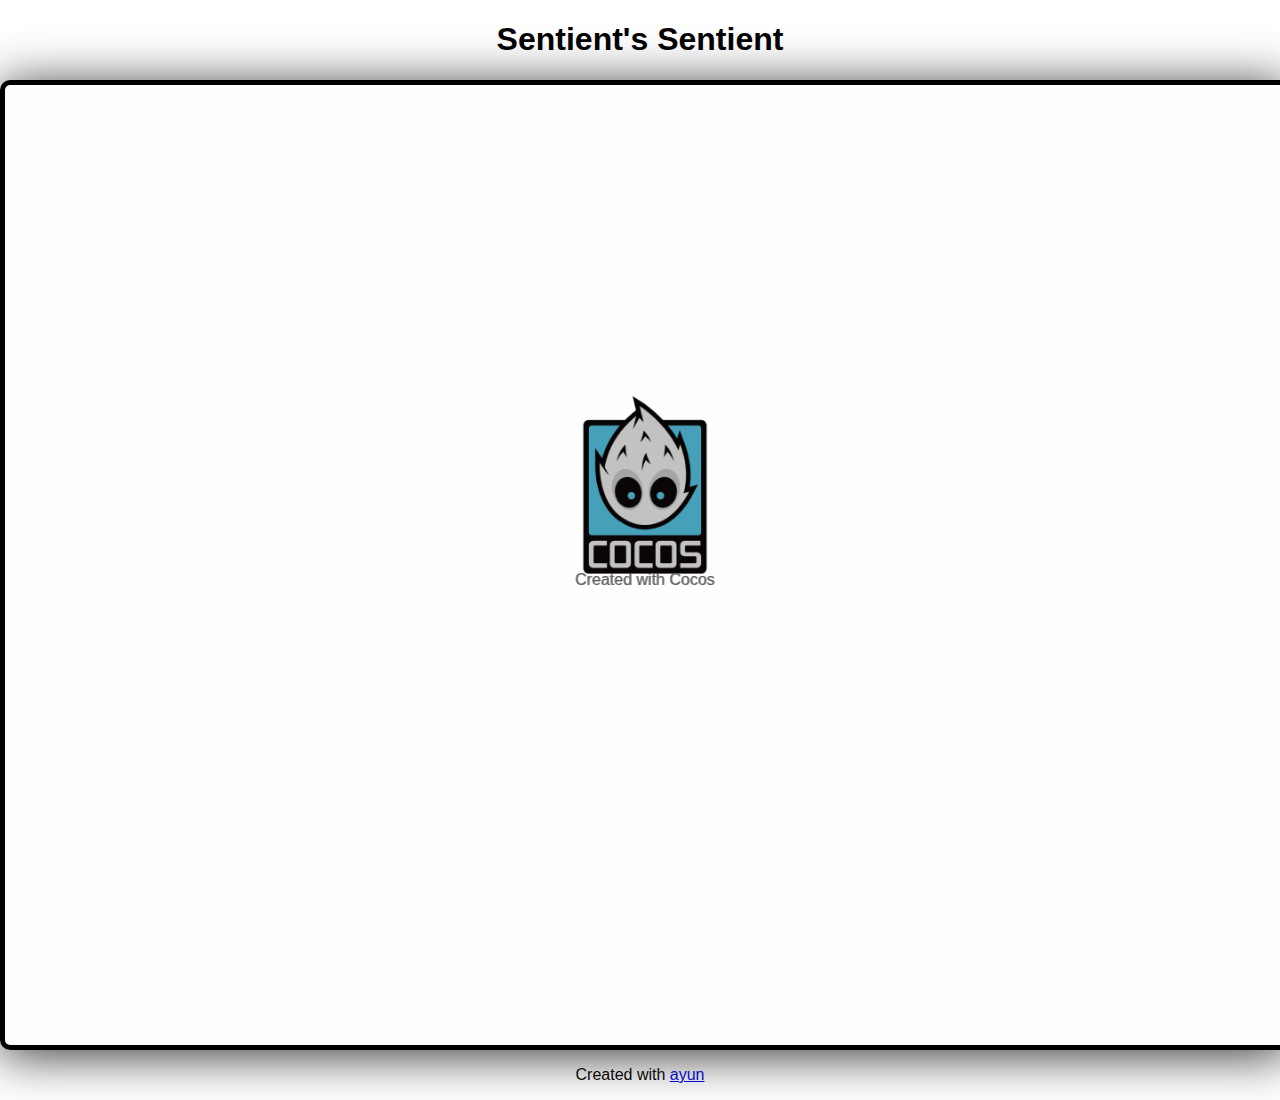
<file: game/index.html>
<!DOCTYPE html>
<html>
  <head>
    <meta charset="utf-8">

    <title>Sentient&#39;s Sentient</title>

    <meta name="viewport" content="width=device-width,user-scalable=no,initial-scale=1,minimum-scale=1,maximum-scale=1,minimal-ui=true"/>
    <meta name="apple-mobile-web-app-capable" content="yes"/>
    <meta name="mobile-web-app-capable" content="yes"/>
    <meta name="full-screen" content="yes"/>
    <meta name="screen-orientation" content="portrait"/>
    <meta name="x5-fullscreen" content="true"/>
    <meta name="360-fullscreen" content="true"/>

    <meta name="renderer" content="webkit"/>
    <meta name="force-rendering" content="webkit"/>
    <meta http-equiv="X-UA-Compatible" content="IE=edge,chrome=1"/>

    <link rel="stylesheet" type="text/css" href="./style.css"/>
    <link rel="icon" href="favicon.ico"/>
  </head>
  <body>
    <h1 class="header">Sentient&#39;s Sentient</h1>

    <div id="GameDiv" cc_exact_fit_screen="false" style="width: 1280px; height: 960px;">
      <div id="Cocos3dGameContainer">
        <canvas id="GameCanvas" width="1280" height="960" tabindex="99"></canvas>
      </div>
    </div>
    <p class="footer">
      Created with <a href="https://x.com/ayun24335167" title="Cocos Creator">ayun</a>
    </p>
    <!-- Polyfills bundle. -->

<script src="src/polyfills.bundle.js" charset="utf-8"> </script>    


<!-- SystemJS support. -->
<script src="src/system.bundle.js" charset="utf-8"> </script>

<!-- Import map -->
<script src="src/import-map.json" type="systemjs-importmap" charset="utf-8"> </script>

<script>
    System.import('./index.js').catch(function(err) { console.error(err); })
</script>
  </body>
</html>
</file>
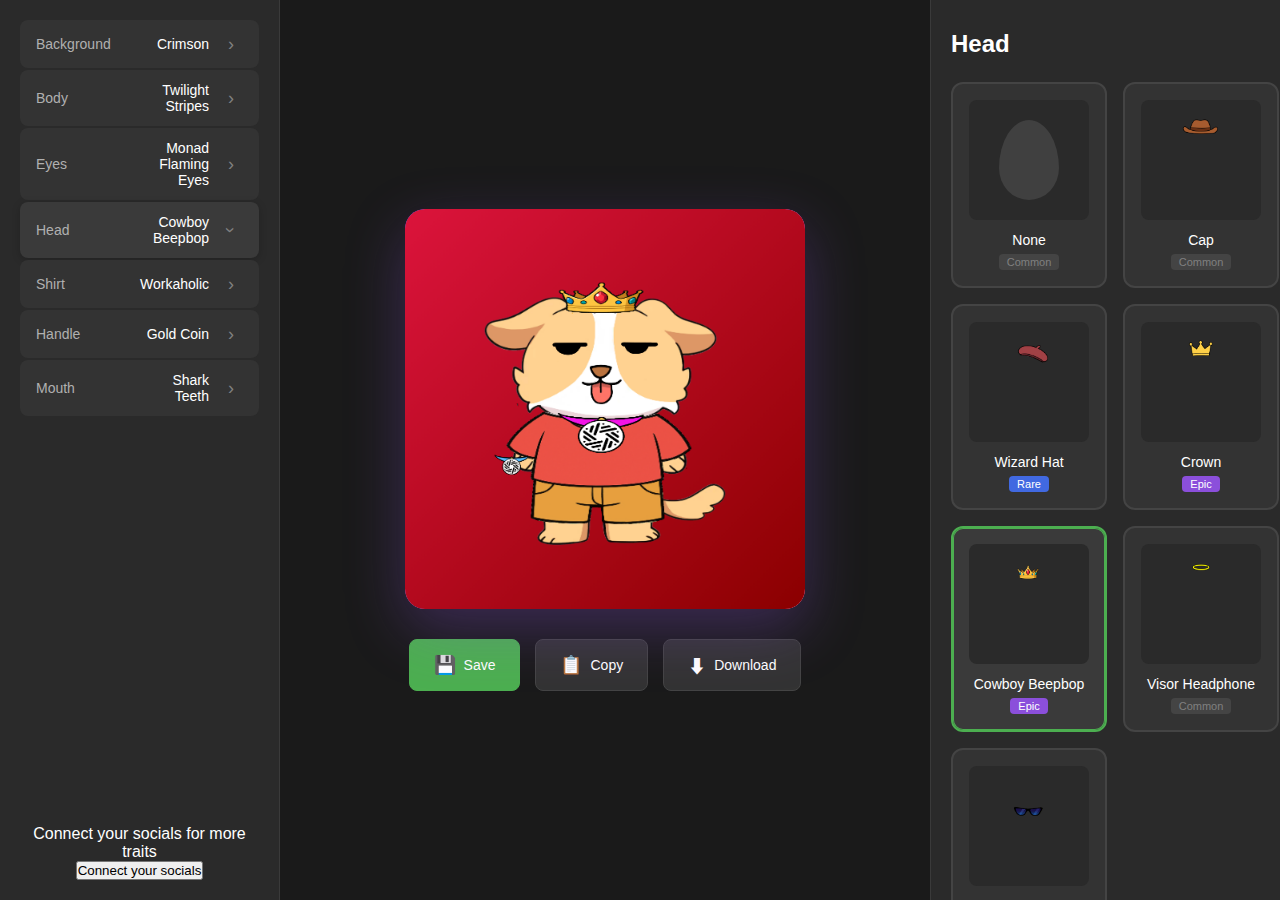
<file: index-new.html>
<!DOCTYPE html>
<html lang="zh-CN">
<head>
    <meta charset="UTF-8">
    <meta name="viewport" content="width=device-width, initial-scale=1.0">
    <title>Character Builder - Fixed Layout</title>
    <link rel="stylesheet" href="style-new.css">
</head>
<body>
    <div class="app-container">
        <!-- Left Panel - Customization Options -->
        <div class="customization-panel">
            <!-- Category: Background -->
            <div class="category-section">
                <div class="category-header">
                    <span class="category-label">Background</span>
                    <span class="selected-item" id="selected-background">Crimson</span>
                    <button class="expand-btn">›</button>
                </div>
            </div>

            <!-- Category: Body -->
            <div class="category-section">
                <div class="category-header">
                    <span class="category-label">Body</span>
                    <span class="selected-item" id="selected-body">Twilight Stripes</span>
                    <button class="expand-btn">›</button>
                </div>
            </div>

            <!-- Category: Eyes -->
            <div class="category-section">
                <div class="category-header">
                    <span class="category-label">Eyes</span>
                    <span class="selected-item" id="selected-eyes">Monad Flaming Eyes</span>
                    <button class="expand-btn">›</button>
                </div>
            </div>

            <!-- Category: Head -->
            <div class="category-section active">
                <div class="category-header">
                    <span class="category-label">Head</span>
                    <span class="selected-item" id="selected-head">Cowboy Beepbop</span>
                    <button class="expand-btn">›</button>
                </div>
            </div>

            <!-- Category: Shirt -->
            <div class="category-section">
                <div class="category-header">
                    <span class="category-label">Shirt</span>
                    <span class="selected-item" id="selected-shirt">Workaholic</span>
                    <button class="expand-btn">›</button>
                </div>
            </div>

            <!-- Category: Handle -->
            <div class="category-section">
                <div class="category-header">
                    <span class="category-label">Handle</span>
                    <span class="selected-item" id="selected-handle">Gold Coin</span>
                    <button class="expand-btn">›</button>
                </div>
            </div>

            <!-- Category: Mouth -->
            <div class="category-section">
                <div class="category-header">
                    <span class="category-label">Mouth</span>
                    <span class="selected-item" id="selected-mouth">Shark Teeth</span>
                    <button class="expand-btn">›</button>
                </div>
            </div>

            <!-- Social Connect Button -->
            <div class="social-connect">
                <p>Connect your socials for more traits</p>
                <button class="connect-btn">Connect your socials</button>
            </div>
        </div>

        <!-- Center Panel - Character Preview -->
        <div class="preview-panel">
            <div class="character-container">
                <canvas id="character-canvas" width="500" height="500"></canvas>
            </div>
            <div class="action-buttons">
                <button class="action-btn save-btn" id="save-btn">
                    <span class="btn-icon">💾</span>
                    <span>Save</span>
                </button>
                <button class="action-btn copy-btn" id="copy-btn">
                    <span class="btn-icon">📋</span>
                    <span>Copy</span>
                </button>
                <button class="action-btn download-btn" id="download-btn">
                    <span class="btn-icon">⬇</span>
                    <span>Download</span>
                </button>
            </div>
        </div>

        <!-- Right Panel - Item Selection Grid -->
        <div class="selection-panel">
            <h2 class="panel-title">Head</h2>
            
            <div class="items-grid" id="items-grid">
                <!-- None Option -->
                <div class="item-card" data-category="head" data-item="none">
                    <div class="item-preview">
                        <div class="item-silhouette"></div>
                    </div>
                    <div class="item-info">
                        <span class="item-name">None</span>
                        <span class="item-rarity">Common</span>
                    </div>
                </div>

                <!-- Cowboy Beepbop -->
                <div class="item-card selected" data-category="head" data-item="cowboy-beepbop">
                    <div class="item-preview">
                        <img src="https://api.iconify.design/fxemoji:cowboyhat.svg" alt="Cowboy Hat">
                    </div>
                    <div class="item-info">
                        <span class="item-name">Cowboy Beepbop</span>
                        <span class="item-rarity epic">Epic</span>
                    </div>
                </div>

                <!-- Visor Headphone -->
                <div class="item-card" data-category="head" data-item="visor-headphone">
                    <div class="item-preview">
                        <img src="https://api.iconify.design/noto:headphone.svg" alt="Headphone">
                    </div>
                    <div class="item-info">
                        <span class="item-name">Visor Headphone</span>
                        <span class="item-rarity">Common</span>
                    </div>
                </div>

                <!-- Plug -->
                <div class="item-card" data-category="head" data-item="plug">
                    <div class="item-preview">
                        <img src="https://api.iconify.design/noto:electric-plug.svg" alt="Plug">
                    </div>
                    <div class="item-info">
                        <span class="item-name">Plug</span>
                        <span class="item-rarity">Common</span>
                    </div>
                </div>

                <!-- More items can be added dynamically -->
            </div>
        </div>
    </div>

    <!-- Scripts -->
    <script src="base-dog-image.js"></script>
    <script src="character-builder.js"></script>
    <script src="app-new.js"></script>
</body>
</html>
</file>
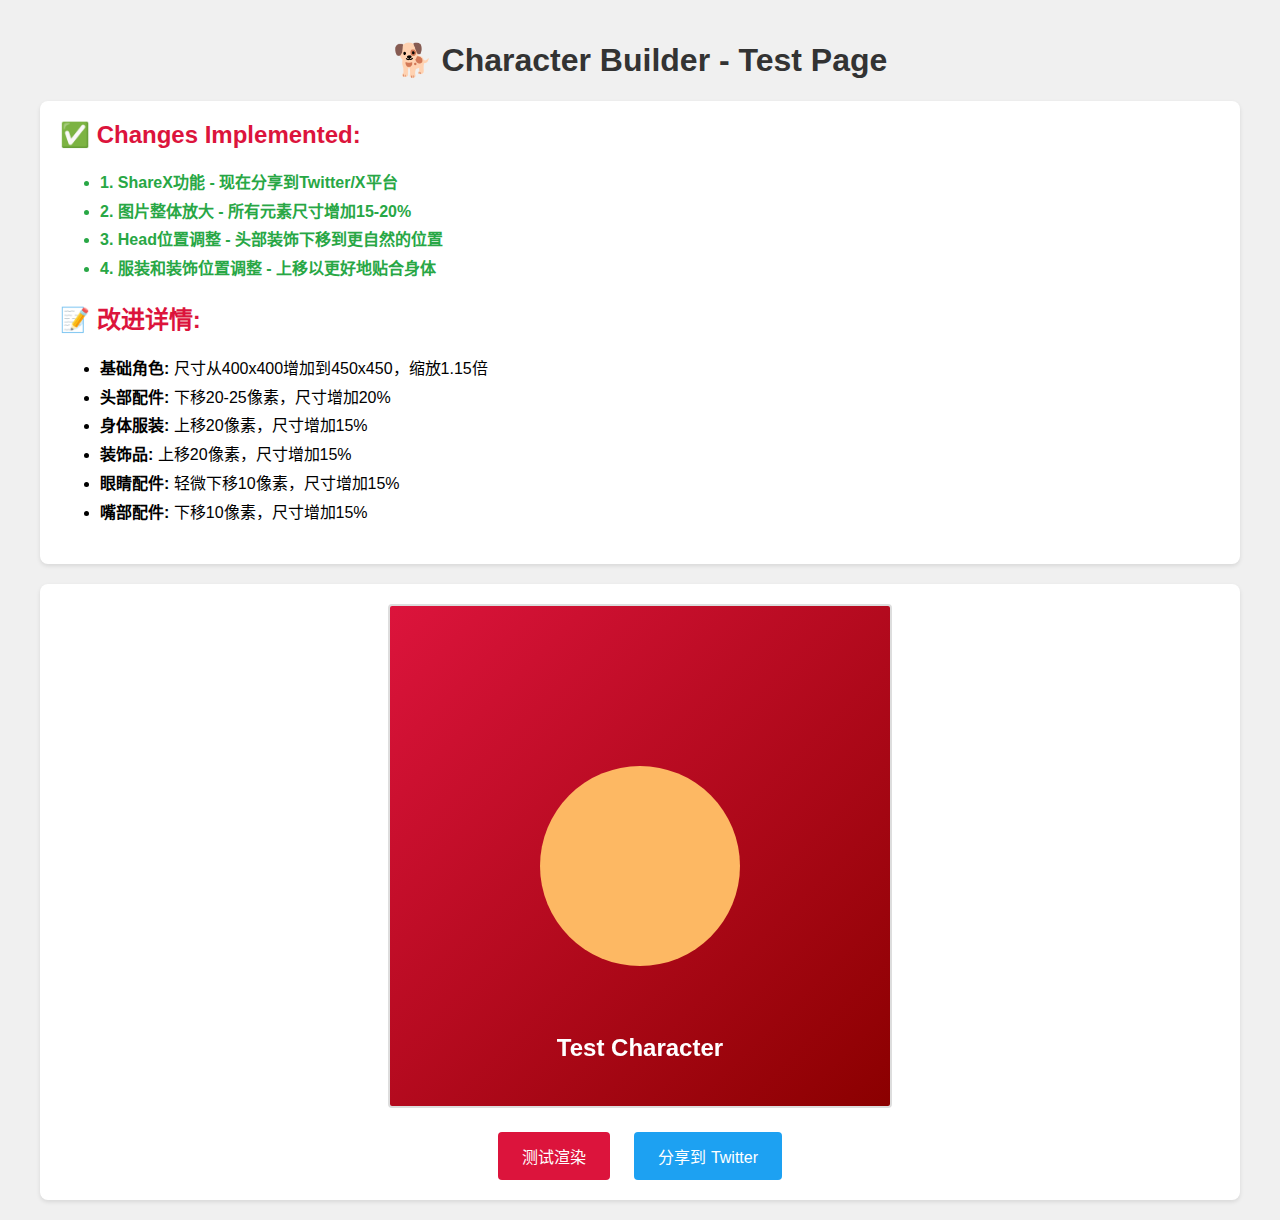
<file: test-changes.html>
<!DOCTYPE html>
<html lang="zh-CN">
<head>
    <meta charset="UTF-8">
    <meta name="viewport" content="width=device-width, initial-scale=1.0">
    <title>Character Builder Test</title>
    <style>
        body {
            margin: 0;
            padding: 20px;
            font-family: Arial, sans-serif;
            background: #f0f0f0;
        }
        .container {
            max-width: 1200px;
            margin: 0 auto;
        }
        h1 {
            text-align: center;
            color: #333;
        }
        .test-info {
            background: white;
            padding: 20px;
            border-radius: 8px;
            margin-bottom: 20px;
            box-shadow: 0 2px 4px rgba(0,0,0,0.1);
        }
        .test-info h2 {
            color: #DC143C;
            margin-top: 0;
        }
        .test-info ul {
            line-height: 1.8;
        }
        .test-info .success {
            color: #28a745;
            font-weight: bold;
        }
        .canvas-container {
            background: white;
            padding: 20px;
            border-radius: 8px;
            text-align: center;
            box-shadow: 0 2px 4px rgba(0,0,0,0.1);
        }
        canvas {
            border: 2px solid #ddd;
            border-radius: 4px;
        }
        .button-group {
            margin-top: 20px;
        }
        button {
            background: #DC143C;
            color: white;
            border: none;
            padding: 12px 24px;
            border-radius: 4px;
            font-size: 16px;
            cursor: pointer;
            margin: 0 10px;
            transition: background 0.3s;
        }
        button:hover {
            background: #B91C3C;
        }
        .twitter-btn {
            background: #1DA1F2;
        }
        .twitter-btn:hover {
            background: #1a91da;
        }
    </style>
</head>
<body>
    <div class="container">
        <h1>🐕 Character Builder - Test Page</h1>
        
        <div class="test-info">
            <h2>✅ Changes Implemented:</h2>
            <ul>
                <li class="success">1. ShareX功能 - 现在分享到Twitter/X平台</li>
                <li class="success">2. 图片整体放大 - 所有元素尺寸增加15-20%</li>
                <li class="success">3. Head位置调整 - 头部装饰下移到更自然的位置</li>
                <li class="success">4. 服装和装饰位置调整 - 上移以更好地贴合身体</li>
            </ul>
            
            <h2>📝 改进详情:</h2>
            <ul>
                <li><strong>基础角色:</strong> 尺寸从400x400增加到450x450，缩放1.15倍</li>
                <li><strong>头部配件:</strong> 下移20-25像素，尺寸增加20%</li>
                <li><strong>身体服装:</strong> 上移20像素，尺寸增加15%</li>
                <li><strong>装饰品:</strong> 上移20像素，尺寸增加15%</li>
                <li><strong>眼睛配件:</strong> 轻微下移10像素，尺寸增加15%</li>
                <li><strong>嘴部配件:</strong> 下移10像素，尺寸增加15%</li>
            </ul>
        </div>
        
        <div class="canvas-container">
            <canvas id="test-canvas" width="500" height="500"></canvas>
            <div class="button-group">
                <button onclick="testRender()">测试渲染</button>
                <button onclick="shareToTwitter()" class="twitter-btn">分享到 Twitter</button>
            </div>
        </div>
    </div>

    <script>
        // Simple test render
        function testRender() {
            const canvas = document.getElementById('test-canvas');
            const ctx = canvas.getContext('2d');
            
            // Clear canvas
            ctx.clearRect(0, 0, 500, 500);
            
            // Draw background
            const gradient = ctx.createLinearGradient(0, 0, 500, 500);
            gradient.addColorStop(0, '#DC143C');
            gradient.addColorStop(1, '#8B0000');
            ctx.fillStyle = gradient;
            ctx.fillRect(0, 0, 500, 500);
            
            // Draw test character (placeholder)
            ctx.fillStyle = '#FDB863';
            ctx.beginPath();
            ctx.arc(250, 260, 100, 0, Math.PI * 2);
            ctx.fill();
            
            // Draw test text
            ctx.fillStyle = 'white';
            ctx.font = 'bold 24px Arial';
            ctx.textAlign = 'center';
            ctx.fillText('Test Character', 250, 450);
            
            alert('渲染测试完成！');
        }
        
        // Share to Twitter function
        function shareToTwitter() {
            const canvas = document.getElementById('test-canvas');
            
            // Convert canvas to blob
            canvas.toBlob((blob) => {
                // Create a temporary URL for the image
                const url = URL.createObjectURL(blob);
                
                // Create a temporary link to download the image first
                const a = document.createElement('a');
                a.href = url;
                a.download = `character-${Date.now()}.png`;
                a.click();
                
                // Open Twitter share dialog
                const text = 'Check out my awesome character! 🎨✨';
                const shareUrl = `https://twitter.com/intent/tweet?text=${encodeURIComponent(text)}`;
                
                setTimeout(() => {
                    window.open(shareUrl, '_blank', 'width=550,height=420');
                    URL.revokeObjectURL(url);
                }, 100);
                
                alert('正在打开Twitter分享窗口！请先保存图片，然后在Twitter上手动上传。');
            });
        }
        
        // Auto render on load
        window.onload = testRender;
    </script>
</body>
</html>
</file>
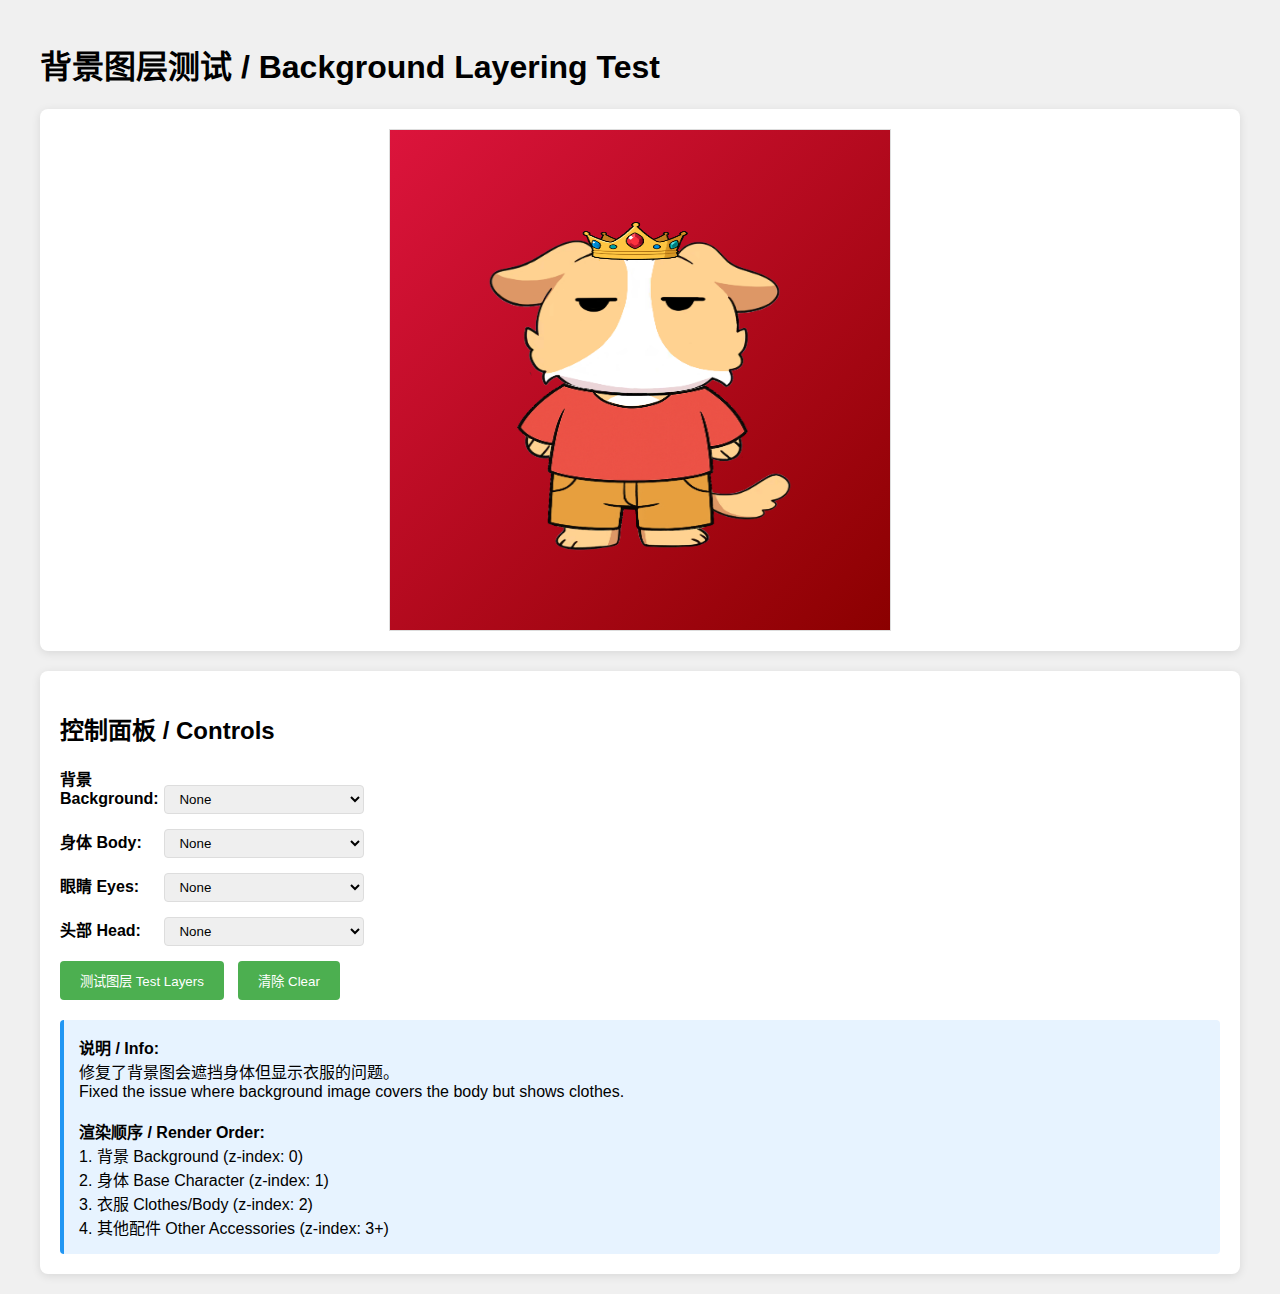
<file: test-layering.html>
<!DOCTYPE html>
<html lang="zh-CN">
<head>
    <meta charset="UTF-8">
    <meta name="viewport" content="width=device-width, initial-scale=1.0">
    <title>Test Background Layering</title>
    <style>
        body {
            margin: 0;
            padding: 20px;
            background: #f0f0f0;
            font-family: Arial, sans-serif;
        }
        .container {
            max-width: 1200px;
            margin: 0 auto;
        }
        .canvas-container {
            background: white;
            padding: 20px;
            border-radius: 8px;
            box-shadow: 0 2px 10px rgba(0,0,0,0.1);
            margin-bottom: 20px;
        }
        canvas {
            border: 1px solid #ddd;
            display: block;
            margin: 0 auto;
        }
        .controls {
            background: white;
            padding: 20px;
            border-radius: 8px;
            box-shadow: 0 2px 10px rgba(0,0,0,0.1);
        }
        .control-group {
            margin-bottom: 15px;
        }
        label {
            display: inline-block;
            width: 100px;
            font-weight: bold;
        }
        select {
            padding: 5px 10px;
            border: 1px solid #ddd;
            border-radius: 4px;
            min-width: 200px;
        }
        button {
            background: #4CAF50;
            color: white;
            border: none;
            padding: 10px 20px;
            border-radius: 4px;
            cursor: pointer;
            margin-right: 10px;
        }
        button:hover {
            background: #45a049;
        }
        .info {
            margin-top: 20px;
            padding: 15px;
            background: #e7f3ff;
            border-left: 4px solid #2196F3;
            border-radius: 4px;
        }
    </style>
</head>
<body>
    <div class="container">
        <h1>背景图层测试 / Background Layering Test</h1>
        
        <div class="canvas-container">
            <canvas id="character-canvas" width="500" height="500"></canvas>
        </div>
        
        <div class="controls">
            <h2>控制面板 / Controls</h2>
            
            <div class="control-group">
                <label>背景 Background:</label>
                <select id="background-select">
                    <option value="none">None</option>
                    <option value="crimson">Crimson</option>
                    <option value="park">Park (Gradient)</option>
                    <option value="beach">Beach (Gradient)</option>
                </select>
            </div>
            
            <div class="control-group">
                <label>身体 Body:</label>
                <select id="body-select">
                    <option value="none">None</option>
                    <option value="tshirt">T-Shirt</option>
                    <option value="dress">Dress</option>
                    <option value="coat">Coat</option>
                    <option value="workaholic">Workaholic</option>
                </select>
            </div>
            
            <div class="control-group">
                <label>眼睛 Eyes:</label>
                <select id="eyes-select">
                    <option value="none">None</option>
                    <option value="sunglasses">Sunglasses</option>
                    <option value="glasses">Glasses</option>
                    <option value="monad-flaming">Monad Flaming</option>
                </select>
            </div>
            
            <div class="control-group">
                <label>头部 Head:</label>
                <select id="head-select">
                    <option value="none">None</option>
                    <option value="cowboy-beepbop">Cowboy Beepbop</option>
                    <option value="visor-headphone">Visor Headphone</option>
                    <option value="plug">Plug</option>
                </select>
            </div>
            
            <div class="control-group">
                <button onclick="testLayering()">测试图层 Test Layers</button>
                <button onclick="clearCanvas()">清除 Clear</button>
            </div>
            
            <div class="info">
                <strong>说明 / Info:</strong><br>
                修复了背景图会遮挡身体但显示衣服的问题。<br>
                Fixed the issue where background image covers the body but shows clothes.<br><br>
                <strong>渲染顺序 / Render Order:</strong><br>
                1. 背景 Background (z-index: 0)<br>
                2. 身体 Base Character (z-index: 1)<br>
                3. 衣服 Clothes/Body (z-index: 2)<br>
                4. 其他配件 Other Accessories (z-index: 3+)
            </div>
        </div>
    </div>
    
    <script src="base-dog-image.js"></script>
    <script src="character-builder.js"></script>
    <script>
        // Initialize character builder
        CharacterBuilder.init();
        
        // Set initial values
        CharacterBuilder.currentItems = {
            background: 'crimson',
            body: 'tshirt',
            eyes: 'monad-flaming',
            head: 'cowboy-beepbop',
            shirt: 'none',
            handle: 'none',
            mouth: 'none'
        };
        
        // Initial render
        CharacterBuilder.render();
        
        // Bind select change events
        document.getElementById('background-select').addEventListener('change', function(e) {
            CharacterBuilder.updateItem('background', e.target.value);
        });
        
        document.getElementById('body-select').addEventListener('change', function(e) {
            CharacterBuilder.updateItem('body', e.target.value);
        });
        
        document.getElementById('eyes-select').addEventListener('change', function(e) {
            CharacterBuilder.updateItem('eyes', e.target.value);
        });
        
        document.getElementById('head-select').addEventListener('change', function(e) {
            CharacterBuilder.updateItem('head', e.target.value);
        });
        
        // Test layering function
        function testLayering() {
            // Test with background and clothes
            CharacterBuilder.currentItems.background = 'crimson';
            CharacterBuilder.currentItems.body = 'tshirt';
            CharacterBuilder.render();
            
            setTimeout(() => {
                alert('检查图层顺序：背景应该在最底层，身体在中间，衣服在上层。\nCheck layer order: Background should be at bottom, body in middle, clothes on top.');
            }, 500);
        }
        
        // Clear canvas
        function clearCanvas() {
            CharacterBuilder.currentItems = {
                background: 'none',
                body: 'none',
                eyes: 'none',
                head: 'none',
                shirt: 'none',
                handle: 'none',
                mouth: 'none'
            };
            CharacterBuilder.render();
        }
    </script>
</body>
</html>
</file>
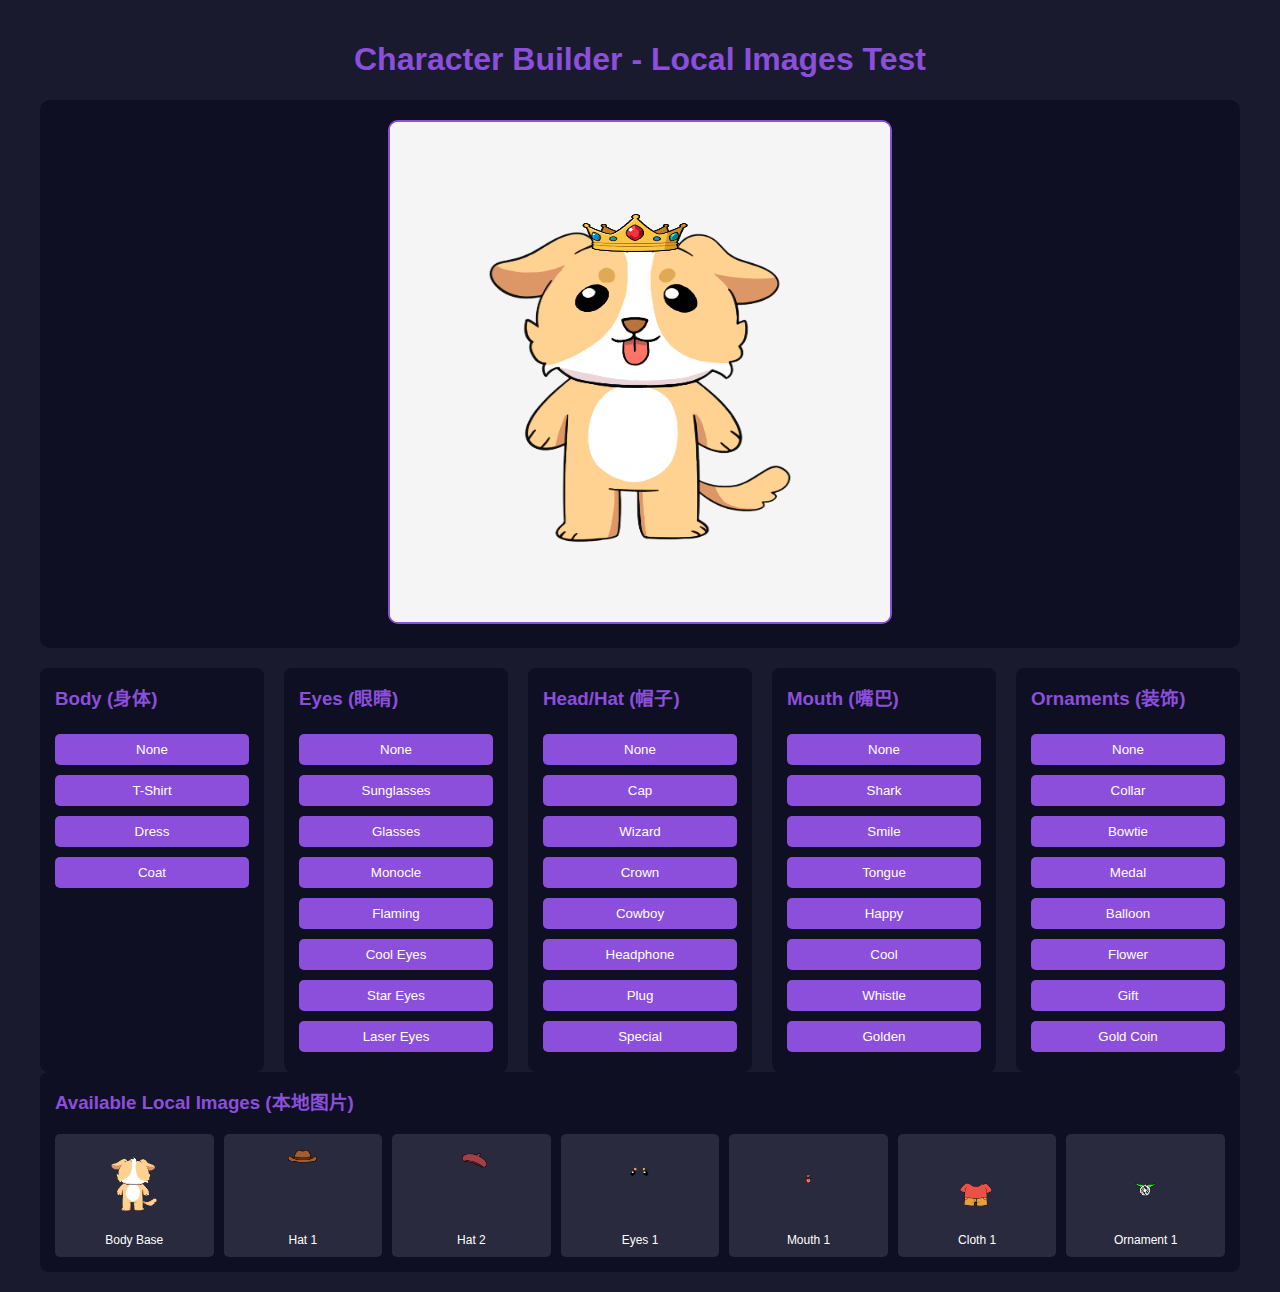
<file: test.html>
<!DOCTYPE html>
<html lang="zh-CN">
<head>
    <meta charset="UTF-8">
    <meta name="viewport" content="width=device-width, initial-scale=1.0">
    <title>Character Builder Test</title>
    <style>
        body {
            margin: 0;
            padding: 20px;
            background: #1a1a2e;
            color: white;
            font-family: Arial, sans-serif;
        }
        .test-container {
            max-width: 1200px;
            margin: 0 auto;
        }
        h1 {
            text-align: center;
            color: #8B4FDB;
        }
        .canvas-container {
            text-align: center;
            margin: 20px 0;
            background: #0f0f23;
            padding: 20px;
            border-radius: 10px;
        }
        canvas {
            border: 2px solid #8B4FDB;
            border-radius: 10px;
            background: white;
        }
        .controls {
            display: grid;
            grid-template-columns: repeat(auto-fit, minmax(200px, 1fr));
            gap: 20px;
            margin-top: 20px;
        }
        .control-group {
            background: #0f0f23;
            padding: 15px;
            border-radius: 8px;
        }
        .control-group h3 {
            margin-top: 0;
            color: #8B4FDB;
        }
        button {
            width: 100%;
            padding: 8px;
            margin: 5px 0;
            background: #8B4FDB;
            color: white;
            border: none;
            border-radius: 5px;
            cursor: pointer;
        }
        button:hover {
            background: #7A3FC7;
        }
        .image-preview {
            display: grid;
            grid-template-columns: repeat(auto-fit, minmax(100px, 1fr));
            gap: 10px;
            margin-top: 20px;
        }
        .image-item {
            text-align: center;
            padding: 10px;
            background: #2a2a3e;
            border-radius: 5px;
        }
        .image-item img {
            max-width: 80px;
            max-height: 80px;
            object-fit: contain;
        }
        .image-item p {
            margin: 5px 0 0 0;
            font-size: 12px;
        }
    </style>
</head>
<body>
    <div class="test-container">
        <h1>Character Builder - Local Images Test</h1>
        
        <div class="canvas-container">
            <canvas id="character-canvas" width="500" height="500"></canvas>
        </div>
        
        <div class="controls">
            <div class="control-group">
                <h3>Body (身体)</h3>
                <button onclick="changeItem('body', 'none')">None</button>
                <button onclick="changeItem('body', 'tshirt')">T-Shirt</button>
                <button onclick="changeItem('body', 'dress')">Dress</button>
                <button onclick="changeItem('body', 'coat')">Coat</button>
            </div>
            
            <div class="control-group">
                <h3>Eyes (眼睛)</h3>
                <button onclick="changeItem('eyes', 'none')">None</button>
                <button onclick="changeItem('eyes', 'sunglasses')">Sunglasses</button>
                <button onclick="changeItem('eyes', 'glasses')">Glasses</button>
                <button onclick="changeItem('eyes', 'monocle')">Monocle</button>
                <button onclick="changeItem('eyes', 'monad-flaming')">Flaming</button>
                <button onclick="changeItem('eyes', 'eye5')">Cool Eyes</button>
                <button onclick="changeItem('eyes', 'eye6')">Star Eyes</button>
                <button onclick="changeItem('eyes', 'eye7')">Laser Eyes</button>
            </div>
            
            <div class="control-group">
                <h3>Head/Hat (帽子)</h3>
                <button onclick="changeItem('head', 'none')">None</button>
                <button onclick="changeItem('head', 'cap')">Cap</button>
                <button onclick="changeItem('head', 'wizard')">Wizard</button>
                <button onclick="changeItem('head', 'crown')">Crown</button>
                <button onclick="changeItem('head', 'cowboy-beepbop')">Cowboy</button>
                <button onclick="changeItem('head', 'visor-headphone')">Headphone</button>
                <button onclick="changeItem('head', 'plug')">Plug</button>
                <button onclick="changeItem('head', 'tap7')">Special</button>
            </div>
            
            <div class="control-group">
                <h3>Mouth (嘴巴)</h3>
                <button onclick="changeItem('mouth', 'none')">None</button>
                <button onclick="changeItem('mouth', 'shark-teeth')">Shark</button>
                <button onclick="changeItem('mouth', 'smile')">Smile</button>
                <button onclick="changeItem('mouth', 'tongue')">Tongue</button>
                <button onclick="changeItem('mouth', 'mouth4')">Happy</button>
                <button onclick="changeItem('mouth', 'mouth5')">Cool</button>
                <button onclick="changeItem('mouth', 'mouth6')">Whistle</button>
                <button onclick="changeItem('mouth', 'mouth7')">Golden</button>
            </div>
            
            <div class="control-group">
                <h3>Ornaments (装饰)</h3>
                <button onclick="changeItem('shirt', 'none')">None</button>
                <button onclick="changeItem('shirt', 'collar')">Collar</button>
                <button onclick="changeItem('shirt', 'bowtie')">Bowtie</button>
                <button onclick="changeItem('shirt', 'medal')">Medal</button>
                <button onclick="changeItem('handle', 'balloon')">Balloon</button>
                <button onclick="changeItem('handle', 'flower')">Flower</button>
                <button onclick="changeItem('handle', 'gift')">Gift</button>
                <button onclick="changeItem('handle', 'gold-coin')">Gold Coin</button>
            </div>
        </div>
        
        <div class="control-group">
            <h3>Available Local Images (本地图片)</h3>
            <div class="image-preview">
                <div class="image-item">
                    <img src="./website/body.png" alt="Body">
                    <p>Body Base</p>
                </div>
                <div class="image-item">
                    <img src="./website/tap/1.png" alt="Tap 1">
                    <p>Hat 1</p>
                </div>
                <div class="image-item">
                    <img src="./website/tap/2.png" alt="Tap 2">
                    <p>Hat 2</p>
                </div>
                <div class="image-item">
                    <img src="./website/eyes/1.png" alt="Eyes 1">
                    <p>Eyes 1</p>
                </div>
                <div class="image-item">
                    <img src="./website/mouth/1.png" alt="Mouth 1">
                    <p>Mouth 1</p>
                </div>
                <div class="image-item">
                    <img src="./website/cloth/1.png" alt="Cloth 1">
                    <p>Cloth 1</p>
                </div>
                <div class="image-item">
                    <img src="./website/ornament/1.png" alt="Ornament 1">
                    <p>Ornament 1</p>
                </div>
            </div>
        </div>
    </div>
    
    <script src="character-builder.js"></script>
    <script>
        // Initialize the character builder
        CharacterBuilder.init();
        
        // Function to change items
        function changeItem(category, item) {
            CharacterBuilder.updateItem(category, item);
        }
        
        // Set some initial items
        setTimeout(() => {
            CharacterBuilder.updateItem('head', 'cowboy-beepbop');
            CharacterBuilder.updateItem('eyes', 'sunglasses');
            CharacterBuilder.updateItem('mouth', 'shark-teeth');
        }, 500);
    </script>
</body>
</html>
</file>
<file: game/style.css>
body {
  cursor: default;
  padding: 0;
  border: 0;
  margin: 0;

  text-align: center;
  background-color: white;
  font-family: Helvetica, Verdana, Arial, sans-serif;
}

body, canvas, div {
  outline: none;
  -moz-user-select: none;
  -webkit-user-select: none;
  -ms-user-select: none;
  -khtml-user-select: none;
  -webkit-tap-highlight-color: rgba(0, 0, 0, 0);
}

/* Remove spin of input type number */
input::-webkit-outer-spin-button,
input::-webkit-inner-spin-button {
    /* display: none; <- Crashes Chrome on hover */
  -webkit-appearance: none;
  margin: 0; /* <-- Apparently some margin are still there even though it's hidden */
}

canvas {
  background-color: rgba(0, 0, 0, 0);
}

#GameDiv {
    margin: 0 auto;
    position:relative;
    border:5px solid black;
    border-radius: 10px;
    box-shadow: 0 5px 50px #333
}

#Cocos3dGameContainer, #GameCanvas {
  width: 100%;
  height: 100%;
}

:root {
  --safe-top: env(safe-area-inset-top);
  --safe-right: env(safe-area-inset-right);
  --safe-bottom: env(safe-area-inset-bottom);
  --safe-left: env(safe-area-inset-left);
}
</file>
<file: style-new.css>
/* Reset and Base Styles */
* {
    margin: 0;
    padding: 0;
    box-sizing: border-box;
}

body {
    font-family: -apple-system, BlinkMacSystemFont, 'Segoe UI', Roboto, 'Helvetica Neue', Arial, sans-serif;
    background: #1a1a1a;
    color: #ffffff;
    min-height: 100vh;
    overflow: hidden;
}

/* Main Container */
.app-container {
    display: flex;
    height: 100vh;
    width: 100%;
}

/* Left Panel - Customization Options */
.customization-panel {
    width: 320px;
    background: #2a2a2a;
    padding: 20px;
    display: flex;
    flex-direction: column;
    border-right: 1px solid #3a3a3a;
    overflow-y: auto;
}

.category-section {
    margin-bottom: 2px;
    background: #333333;
    border-radius: 8px;
    overflow: hidden;
    transition: all 0.3s ease;
}

.category-section.active {
    background: #3a3a3a;
    box-shadow: 0 2px 8px rgba(0, 0, 0, 0.2);
}

.category-header {
    display: flex;
    align-items: center;
    padding: 12px 16px;
    cursor: pointer;
    user-select: none;
    transition: background 0.2s ease;
}

.category-header:hover {
    background: rgba(255, 255, 255, 0.05);
}

.category-label {
    flex: 0 0 100px;
    font-size: 14px;
    color: #b0b0b0;
    font-weight: 500;
}

.selected-item {
    flex: 1;
    font-size: 14px;
    color: #ffffff;
    text-align: right;
    margin-right: 10px;
}

.expand-btn {
    width: 24px;
    height: 24px;
    background: transparent;
    border: none;
    color: #808080;
    font-size: 18px;
    cursor: pointer;
    display: flex;
    align-items: center;
    justify-content: center;
    transition: transform 0.2s ease;
}

.category-section.active .expand-btn {
    transform: rotate(90deg);
}

/* Social Connect Section */
.social-connect {
    margin-top: auto;
    padding-top: 20px;
    text-align: center;
}

/* Action Links */
.action-links {
    display: flex;
    gap: 10px;
    margin-bottom: 20px;
}

.action-link-btn {
    flex: 1;
    padding: 12px 20px;
    background: #1a1a1a;
    color: white;
    text-decoration: none;
    border: 2px solid #444;
    border-radius: 8px;
    font-size: 14px;
    font-weight: 600;
    cursor: pointer;
    transition: all 0.3s ease;
    display: inline-block;
    text-align: center;
}

.action-link-btn.chat-btn {
    background: #E84F4F;
    border-color: #E84F4F;
}

.action-link-btn.chat-btn:hover {
    background: #D63333;
    border-color: #D63333;
    transform: translateY(-1px);
    box-shadow: 0 4px 12px rgba(232, 79, 79, 0.3);
}

.action-link-btn.build-btn {
    background: transparent;
    border-color: #E84F4F;
    color: #E84F4F;
}

.action-link-btn.build-btn:hover {
    background: rgba(232, 79, 79, 0.1);
    transform: translateY(-1px);
    box-shadow: 0 4px 12px rgba(232, 79, 79, 0.2);
}

/* Credits Section */
.credits {
    margin-top: 15px;
}

.credits p {
    font-size: 12px;
    color: #808080;
    margin-bottom: 8px;
}

.credit-link {
    color: #E84F4F;
    text-decoration: none;
    transition: color 0.3s ease;
}

.credit-link:hover {
    color: #FF6B6B;
    text-decoration: underline;
}

/* Center Panel - Character Preview */
.preview-panel {
    flex: 1;
    display: flex;
    flex-direction: column;
    align-items: center;
    justify-content: center;
    padding: 40px;
    background: #1a1a1a;
    position: relative;
}

.character-container {
    width: 500px;
    height: 500px;
    background: linear-gradient(135deg, #8B4FDB 0%, #FF6B9D 100%);
    border-radius: 20px;
    box-shadow: 0 20px 60px rgba(139, 79, 219, 0.3);
    display: flex;
    align-items: center;
    justify-content: center;
    position: relative;
    overflow: hidden;
}

#character-canvas {
    width: 100%;
    height: 100%;
    border-radius: 20px;
}

/* Action Buttons */
.action-buttons {
    display: flex;
    gap: 15px;
    margin-top: 30px;
}

.action-btn {
    padding: 12px 24px;
    background: #333333;
    color: white;
    border: 1px solid #444444;
    border-radius: 8px;
    font-size: 14px;
    font-weight: 500;
    cursor: pointer;
    transition: all 0.3s ease;
    display: flex;
    align-items: center;
    gap: 8px;
}

.action-btn:hover {
    background: #404040;
    transform: translateY(-2px);
    box-shadow: 0 4px 12px rgba(0, 0, 0, 0.3);
}

.save-btn {
    background: #4CAF50;
    border-color: #4CAF50;
}

.save-btn:hover {
    background: #45a049;
}

.btn-icon {
    font-size: 18px;
}

/* Right Panel - Item Selection */
.selection-panel {
    width: 400px;
    background: #2a2a2a;
    padding: 30px 20px;
    border-left: 1px solid #3a3a3a;
    overflow-y: auto;
}

.panel-title {
    font-size: 24px;
    font-weight: 600;
    margin-bottom: 24px;
    color: #ffffff;
}

/* Items Grid */
.items-grid {
    display: grid;
    grid-template-columns: repeat(2, 1fr);
    gap: 16px;
}

.item-card {
    background: #333333;
    border: 2px solid #444444;
    border-radius: 12px;
    padding: 16px;
    cursor: pointer;
    transition: all 0.3s ease;
    display: flex;
    flex-direction: column;
    align-items: center;
}

.item-card:hover {
    background: #3a3a3a;
    transform: translateY(-2px);
    box-shadow: 0 4px 12px rgba(0, 0, 0, 0.2);
}

.item-card.selected {
    border-color: #4CAF50;
    background: #3a3a3a;
    box-shadow: 0 0 0 1px #4CAF50 inset;
}

.item-preview {
    width: 120px;
    height: 120px;
    display: flex;
    align-items: center;
    justify-content: center;
    margin-bottom: 12px;
    background: #2a2a2a;
    border-radius: 8px;
    position: relative;
}

.item-preview img {
    max-width: 80%;
    max-height: 80%;
    object-fit: contain;
}

.item-silhouette {
    width: 60px;
    height: 80px;
    background: #555555;
    border-radius: 50% 50% 50% 50% / 60% 60% 40% 40%;
    opacity: 0.5;
}

.item-info {
    text-align: center;
    width: 100%;
}

.item-name {
    display: block;
    font-size: 14px;
    font-weight: 500;
    color: #ffffff;
    margin-bottom: 4px;
}

.item-rarity {
    display: inline-block;
    font-size: 11px;
    padding: 2px 8px;
    background: #444444;
    color: #808080;
    border-radius: 4px;
    text-transform: capitalize;
}

.item-rarity.epic {
    background: #8B4FDB;
    color: #ffffff;
}

.item-rarity.rare {
    background: #4169E1;
    color: #ffffff;
}

.item-rarity.legendary {
    background: #FFD700;
    color: #1a1a1a;
}

/* Scrollbar Styles */
::-webkit-scrollbar {
    width: 8px;
    height: 8px;
}

::-webkit-scrollbar-track {
    background: #1a1a1a;
    border-radius: 4px;
}

::-webkit-scrollbar-thumb {
    background: #444444;
    border-radius: 4px;
}

::-webkit-scrollbar-thumb:hover {
    background: #555555;
}

/* Loading State */
.loading {
    position: absolute;
    top: 50%;
    left: 50%;
    transform: translate(-50%, -50%);
    display: flex;
    gap: 8px;
}

.loading-dot {
    width: 12px;
    height: 12px;
    background: #4CAF50;
    border-radius: 50%;
    animation: bounce 1.4s infinite ease-in-out both;
}

.loading-dot:nth-child(1) {
    animation-delay: -0.32s;
}

.loading-dot:nth-child(2) {
    animation-delay: -0.16s;
}

@keyframes bounce {
    0%, 80%, 100% {
        transform: scale(0);
    }
    40% {
        transform: scale(1);
    }
}

/* Responsive Design */
@media (max-width: 1400px) {
    .customization-panel {
        width: 280px;
    }
    
    .selection-panel {
        width: 350px;
    }
    
    .character-container {
        width: 400px;
        height: 400px;
    }
}

@media (max-width: 1200px) {
    .app-container {
        flex-direction: column;
    }
    
    .customization-panel {
        width: 100%;
        border-right: none;
        border-bottom: 1px solid #3a3a3a;
        max-height: 200px;
    }
    
    .preview-panel {
        flex-direction: row;
        padding: 20px;
    }
    
    .character-container {
        width: 350px;
        height: 350px;
    }
    
    .selection-panel {
        width: 100%;
        border-left: none;
        border-top: 1px solid #3a3a3a;
    }
}

/* Animation Effects */
@keyframes fadeIn {
    from {
        opacity: 0;
        transform: translateY(10px);
    }
    to {
        opacity: 1;
        transform: translateY(0);
    }
}

.item-card {
    animation: fadeIn 0.3s ease;
}

/* Canvas Rendering Optimization */
#character-canvas {
    image-rendering: optimizeQuality;
    -webkit-font-smoothing: antialiased;
    -moz-osx-font-smoothing: grayscale;
}
</file>
